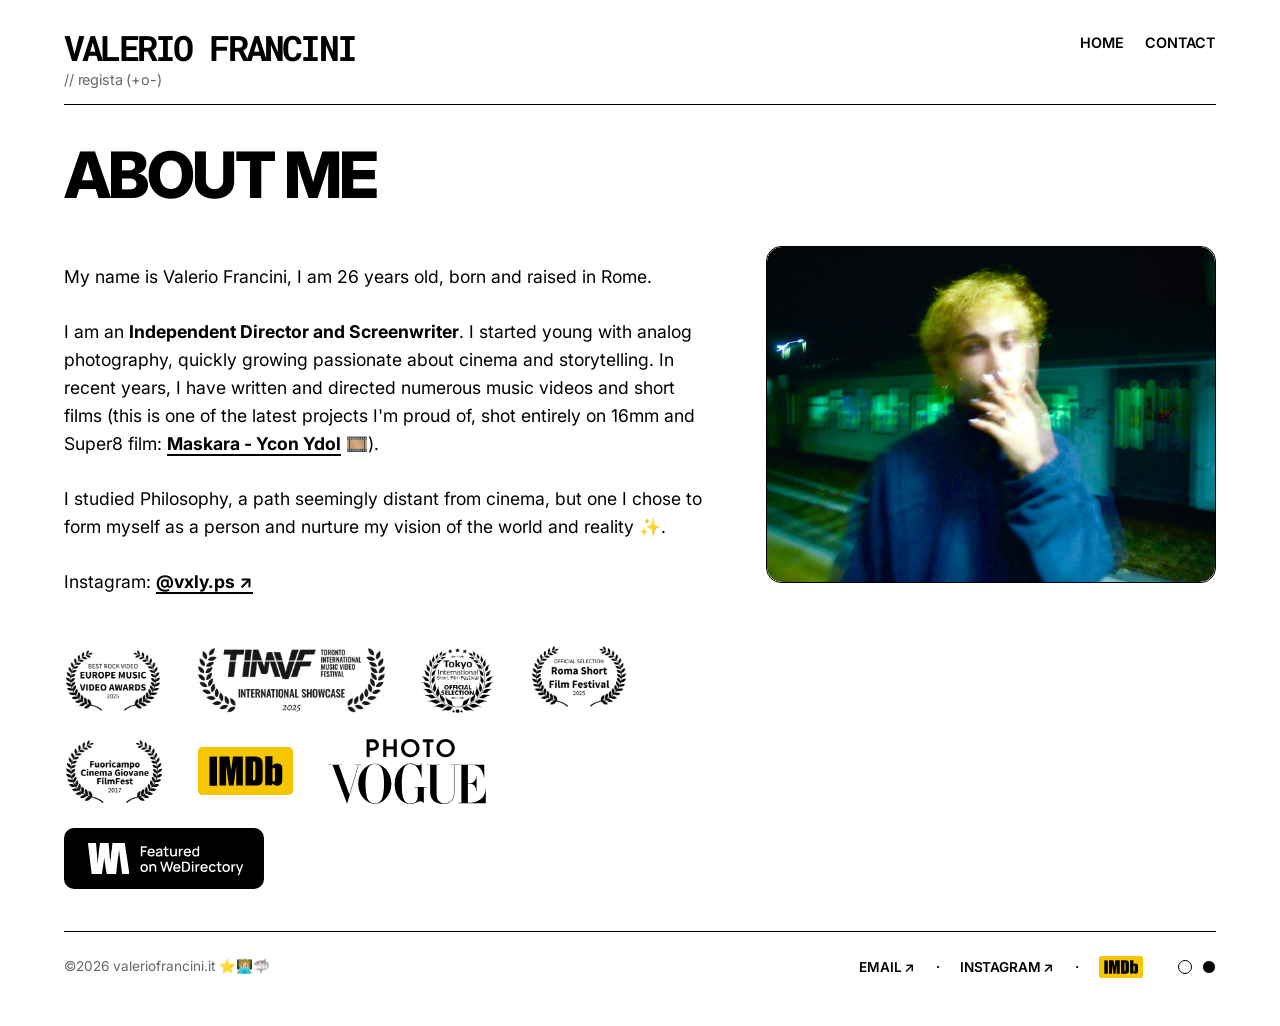
<file: chi-sono/index.html>
<!DOCTYPE html>
<html lang="it">
<head>
    <meta charset="UTF-8">
    <meta name="viewport" content="width=device-width, initial-scale=1.0">
    <title>About — Valerio Francini</title>
    <meta name="description" content="About Valerio Francini — regista (+o-)">
    <meta name="author" content="Valerio Francini">

    <!-- Open Graph / Social -->
    <meta property="og:type" content="profile">
    <meta property="og:url" content="https://valeriofrancini.it/chi-sono/">
    <meta property="og:title" content="About — Valerio Francini">
    <meta property="og:description" content="Regista (+o-)">
    <meta property="og:image" content="https://valeriofrancini.it/images/ValerioFrancini/ValerioFrancini_PP.jpg">
    <meta name="twitter:card" content="summary_large_image">

    <link rel="icon" href="/images/Favicon_Emoji_VF.png" type="image/png">

    <link rel="preconnect" href="https://fonts.googleapis.com">
    <link rel="preconnect" href="https://fonts.gstatic.com" crossorigin>
    <link href="https://fonts.googleapis.com/css2?family=Inter:wght@300;400;500;600;700;800&family=Roboto+Mono:wght@700&display=swap" rel="stylesheet">

    <link rel="stylesheet" href="/assets/style.css">

    <!-- Dati strutturati per motori di ricerca e AI -->
    <script type="application/ld+json">
    {
      "@context": "https://schema.org",
      "@type": "ProfilePage",
      "@id": "https://valeriofrancini.it/chi-sono/#page",
      "url": "https://valeriofrancini.it/chi-sono/",
      "inLanguage": ["it", "en"],
      "mainEntity": {
        "@type": "Person",
        "@id": "https://valeriofrancini.it/#person",
        "name": "Valerio Francini",
        "url": "https://valeriofrancini.it/",
        "image": "https://valeriofrancini.it/images/ValerioFrancini/ValerioFrancini_PP.jpg",
        "jobTitle": ["Regista", "Sceneggiatore", "Film Director", "Screenwriter"],
        "description": "Regista e sceneggiatore indipendente romano, voce del cinema underground italiano. Nato e cresciuto a Roma, formazione in Filosofia, partito dalla fotografia analogica. Scrive e dirige music video e cortometraggi, spesso girati in pellicola 16mm e Super8. Independent underground filmmaker based in Rome, Italy.",
        "homeLocation": { "@type": "Place", "name": "Roma, Italia" },
        "nationality": { "@type": "Country", "name": "Italia" },
        "knowsAbout": [
          "Cinema indipendente",
          "Cinema underground",
          "Independent filmmaking",
          "Music video",
          "Cortometraggi",
          "Pellicola 16mm",
          "Super8",
          "Fotografia analogica",
          "Filosofia"
        ],
        "award": [
          "Best Rock Video — Europe Music Video Awards 2025 (MASKARA)",
          "Official Selection — Toronto International Music Video Festival 2025",
          "Official Selection — Tokyo International Short Film Festival 2025",
          "Official Selection — Roma Short Film Festival 2025",
          "Fuoricampo Cinema Giovane FilmFest 2017"
        ],
        "sameAs": [
          "https://www.imdb.com/name/nm18378315/",
          "https://instagram.com/vxly.ps",
          "https://www.vogue.com/photovogue/photographers/254090",
          "https://we.directory/valeriofrancini"
        ],
        "email": "mailto:vxly.ps@gmail.com"
      }
    }
    </script>
</head>
<body>

<div class="portfolio-fullwidth-vf">
    <div class="portfolio-container-vf">

        <header class="portfolio-header-vf">
            <div>
                <a href="/" class="header-title-link-vf">
                    <h1 class="header-title-vf">Valerio Francini</h1>
                </a>
                <p class="header-subtitle-vf">// regista (+o-)</p>
            </div>
            <nav class="portfolio-nav-vf">
                <a href="/">Home</a>
                <a href="#" id="contact-trigger-vf">Contact</a>
            </nav>
        </header>

        <main>
            <h2 class="about-page-title-vf">About Me</h2>

            <div class="about-flex-wrapper-vf">

                <div class="about-bio-vf">
                    <p>My name is Valerio Francini, I am 26 years old, born and raised in Rome.</p>

                    <p>I am an <strong>Independent Director and Screenwriter</strong>. I started young with analog photography, quickly growing passionate about cinema and storytelling. In recent years, I have written and directed numerous music videos and short films (this is one of the latest projects I'm proud of, shot entirely on 16mm and Super8 film: <a href="https://youtu.be/Jr6r6PKVDSw?feature=shared" target="_blank" rel="noopener">Maskara - Ycon Ydol</a> 🎞️).</p>

                    <p>I studied Philosophy, a path seemingly distant from cinema, but one I chose to form myself as a person and nurture my vision of the world and reality ✨.</p>

                    <p>Instagram: <a href="https://instagram.com/vxly.ps" target="_blank" rel="noopener">@vxly.ps ↗</a></p>

                    <div class="award-trophies-vf">
                        <a href="https://www.emusicawards.eu/blogall/winners-of-season-20/" target="_blank" rel="noopener" title="Best Rock Video — Europe Music Video Awards 2025">
                            <img src="/images/laurel/emva-2025.png" alt="Europe Music Video Award">
                        </a>
                        <a href="https://www.imdb.com/it/event/ev0039635/2025/1/" target="_blank" rel="noopener" title="Toronto International Music Video Festival">
                            <img src="/images/laurel/timvf-2025.png" alt="Toronto International Music Video Festival">
                        </a>
                        <a href="https://www.tokyoshortfilmfest.com/post/maskara-yconydol-valerio-francini-davide-paganelli" target="_blank" rel="noopener" title="Tokyo International Short Film Festival">
                            <img src="/images/laurel/tisff-2025.png" alt="Tokyo International Short Film Festival">
                        </a>
                        <span title="Roma Short Film Festival">
                            <img src="/images/laurel/roma-sff-2025.png" alt="Roma Short Film Festival">
                        </span>
                        <a href="https://www.fuoricampofilmfest.com/news" target="_blank" rel="noopener" title="Fuoricampo Cinema Giovane FilmFest 2017">
                            <img src="/images/laurel/FuoricampoFilmFest_ValerioFrancini.png" alt="Fuoricampo Film Fest">
                        </a>
                        <a href="https://www.imdb.com/name/nm18378315/" target="_blank" rel="noopener" title="IMDb — Valerio Francini" style="text-decoration:none;border:none;line-height:0;">
                            <img src="/images/logos/imdb.svg" alt="IMDb" class="imdb-logo-real" style="height:48px;width:auto;filter:none;">
                        </a>
                        <a href="https://www.vogue.com/photovogue/photographers/254090" target="_blank" rel="noopener" title="PhotoVogue — Vogue">
                            <img src="/images/laurel/photovogue.svg" alt="PhotoVogue">
                        </a>
                        <a href="https://we.directory/valeriofrancini" target="_blank" rel="noopener" title="WE Directory">
                            <img src="/images/laurel/we-directory.svg" alt="WE Directory">
                        </a>
                    </div>
                </div>

                <div class="about-photos-vf">
                    <div class="photo-container-vf">
                        <img src="/images/ValerioFrancini/ValerioFrancini_PP.jpg" alt="Valerio Francini Portrait">
                    </div>
                </div>

            </div>
        </main>

        <footer class="portfolio-footer-vf" id="footer-vf">
            <div class="footer-content-vf">
                <span class="copyright-vf">©2026 valeriofrancini.it ⭐️🧑🏼‍💻🦈</span>

                <div class="footer-links-vf" id="footer-links-target-vf">
                    <a href="mailto:vxly.ps@gmail.com">EMAIL ↗</a>
                    <span>·</span>
                    <a href="https://instagram.com/vxly.ps" target="_blank" rel="noopener">INSTAGRAM ↗</a>
                    <span class="footer-imdb-sep">·</span>
                    <a href="https://www.imdb.com/name/nm18378315/" target="_blank" rel="noopener" class="footer-imdb-vf" title="IMDb">
                        <img src="/images/logos/imdb.svg" alt="IMDb" class="imdb-logo-real" style="height:22px;width:auto;filter:none;">
                    </a>

                    <div class="theme-switch-container">
                        <div class="theme-dot light" onclick="setTheme('light')" title="Light Mode"></div>
                        <div class="theme-dot dark" onclick="setTheme('dark')" title="Dark Mode"></div>
                    </div>
                </div>
            </div>
        </footer>
    </div>
</div>

<script src="/assets/script.js"></script>
</body>
</html>
</file>
<file: assets/style.css>
/* =========================================================
   VALERIO FRANCINI — SHARED STYLES
   ========================================================= */

/* --- VARIABILI TEMA --- */
:root {
    /* DEFAULT: LIGHT MODE */
    --bg-color: #ffffff;
    --text-color: #000000;
    --border-color: #000000;
    --meta-color: #666666;
    --accent-color: #B00020;
    --icon-filter: invert(1);
    --laurel-filter: none;
    --placeholder-bg: #f5f5f5;

    --font-clean: 'Inter', -apple-system, BlinkMacSystemFont, "Segoe UI", Roboto, Helvetica, Arial, sans-serif;
    --font-tech: 'Roboto Mono', monospace;
}

body.dark-mode {
    --bg-color: #000000;
    --text-color: #ffffff;
    --border-color: #ffffff;
    --meta-color: #888888;
    --accent-color: #B00020;
    --icon-filter: none;
    --laurel-filter: invert(1);
    --placeholder-bg: #111111;
}

body, .portfolio-fullwidth-vf, .accordion-content-vf, .project-image-wrapper-vf {
    transition: background-color 0.3s ease, color 0.3s ease, border-color 0.3s ease;
}

/* --- BASE --- */
html, body {
    margin: 0;
    padding: 0;
    background: var(--bg-color);
}

.portfolio-fullwidth-vf {
    width: 100%;
    background: var(--bg-color);
    color: var(--text-color);
    font-family: var(--font-clean);
    min-height: 100dvh;
    -webkit-font-smoothing: antialiased;
    -moz-osx-font-smoothing: grayscale;
    position: relative;
}
.portfolio-fullwidth-vf * { box-sizing: border-box; }

.portfolio-container-vf {
    max-width: 100vw;
    margin: 0 auto;
    display: flex;
    flex-direction: column;
    min-height: 100dvh;
    padding: 1.5rem 5vw;
}

/* --- HEADER --- */
.portfolio-header-vf {
    width: 100%;
    display: flex;
    justify-content: space-between;
    align-items: flex-start;
    padding-bottom: 1rem;
    border-bottom: 1px solid var(--border-color);
    gap: 1em;
    position: relative;
    z-index: 10;
    flex-shrink: 0;
}
.header-title-link-vf {
    text-decoration: none;
    color: var(--text-color);
    transition: opacity 0.3s;
}
.header-title-link-vf:hover { opacity: 0.8; }

.header-title-vf {
    font-family: var(--font-tech);
    font-size: 2.2em;
    font-weight: 700;
    text-transform: uppercase;
    margin-bottom: 0;
    letter-spacing: -0.08em;
    line-height: 1.1;
    padding-top: 5px;
    color: inherit;
    text-align: left;
    margin-top: 0;
}

.header-subtitle-vf {
    font-family: var(--font-clean);
    color: var(--meta-color);
    font-size: 0.9em;
    margin-top: 0.2rem;
    margin-bottom: 0;
    font-weight: 400;
    letter-spacing: -0.01em;
}

.portfolio-nav-vf {
    display: flex;
    gap: 1.5em;
    font-size: 0.9em;
    font-family: var(--font-clean);
    text-transform: uppercase;
    font-weight: 600;
    letter-spacing: -0.01em;
    align-items: flex-start;
    justify-content: flex-end;
    flex-shrink: 0;
    padding-top: 10px;
}
.portfolio-nav-vf a {
    color: var(--text-color);
    text-decoration: none;
    transition: color 0.3s;
    white-space: nowrap;
}
.portfolio-nav-vf a:hover { color: var(--accent-color); }

/* --- MAIN --- */
main { flex: 1 0 auto; width: 100%; }

/* --- ACCORDION (HOMEPAGE) --- */
.accordion-container-vf {
    margin: 0;
    padding: 0;
    z-index: 5;
    position: relative;
    flex-grow: 1;
    display: flex;
    flex-direction: column;
    justify-content: center;
}
.accordion-item-vf {
    border-bottom: 1px solid var(--border-color);
    margin: 0;
    width: 100%;
    display: block;
}
.accordion-button-vf {
    width: 100%;
    display: flex;
    align-items: center;
    background: transparent;
    border: none;
    cursor: pointer;
    color: var(--text-color);
    padding: 1.5em 0.5em;
    margin: 0;
    transition: color 0.2s;
    position: relative;
    font-family: inherit;
}

.accordion-title-vf {
    font-family: var(--font-clean);
    font-size: 3em;
    color: var(--text-color);
    margin: 0;
    padding: 0;
    line-height: 1;
    font-weight: 800;
    text-transform: uppercase;
    letter-spacing: -0.04em;
    display: flex;
    align-items: center;
    gap: 15px;
    transition: color .3s;
    text-align: left;
}

.trophy-icon-vf {
    height: 0.7em;
    width: auto !important;
    max-width: 2em !important;
    object-fit: contain;
    display: inline-block;
    vertical-align: middle;
    margin-top: -5px;
    transition: opacity 0.3s;
    filter: var(--laurel-filter);
}
/* Real IMDb SVG logo — size set inline per context to override SVG natural dimensions */
.imdb-logo-real {
    display: inline-block;
    width: auto;
    filter: none !important;
    vertical-align: middle;
    transition: opacity 0.3s;
}
.imdb-logo-real:hover { opacity: 0.8; }
/* IMDb event badge — sotto titolo video */
.imdb-event-row-vf { margin-top: 3px; }
.imdb-event-link-vf {
    display: inline-flex;
    align-items: center;
    gap: 5px;
    text-decoration: none !important;
    color: var(--meta-color);
    font-size: 0.72em;
    letter-spacing: 0.3px;
    transition: opacity 0.3s;
}
.imdb-event-link-vf:hover { opacity: 0.6; }
/* Footer IMDb — hidden on mobile */
.footer-imdb-vf {
    display: flex;
    align-items: center;
    text-decoration: none !important;
}
.footer-imdb-sep { }
@media(max-width: 700px) {
    .footer-imdb-vf  { display: none !important; }
    .footer-imdb-sep { display: none !important; }
}
.trophy-link-vf {
    text-decoration: none !important;
    border-bottom: none !important;
    line-height: 0;
    display: flex;
    align-items: center;
}

.plus-icon-vf {
    font-size: 2em;
    transition: transform 0.4s;
    color: var(--text-color);
    font-weight: 300;
    margin-left: auto;
    margin-right: 0;
    flex: 0 0 auto;
    position: absolute;
    right: 0.5em;
    top: 50%;
    transform: translateY(-50%);
}
.accordion-item-vf.open .plus-icon-vf { transform: translateY(-50%) rotate(45deg); }
.accordion-button-vf:hover .accordion-title-vf { color: var(--accent-color); }
.accordion-button-vf:focus { outline: none; background: transparent; }

@media(min-width: 800px) { .accordion-title-vf { font-size: 5vw; } }
@media(min-width: 1200px) { .accordion-title-vf { font-size: 6vw; } }

/* ── Awards strip — laurel sotto gli accordion ── */
.awards-strip-vf {
    display: flex;
    flex-wrap: wrap;
    align-items: center;
    justify-content: center;
    gap: 16px 30px;
    padding: 5.5rem 0 3rem;
}
.awards-strip-vf a,
.awards-strip-vf span {
    display: inline-flex;
    align-items: center;
    line-height: 0;
    text-decoration: none !important;
    border: none !important;
    flex-shrink: 0;
}
.awards-strip-vf img {
    height: 54px;
    width: auto;
    filter: var(--laurel-filter);
    opacity: 1;
    transition: opacity 0.3s;
    display: block;
}
.awards-strip-vf a:hover img { opacity: 1; }
.awards-strip-break {
    flex-basis: 100%;
    height: 0;
}
.awards-strip-photovogue { height: 38px; }

.accordion-content-vf {
    max-height: 0;
    overflow: hidden;
    transition: max-height 0.7s cubic-bezier(0.22, 1, 0.36, 1);
    background: var(--bg-color);
    width: 100%;
    padding: 0;
    margin: 0;
}
.accordion-item-vf.open .accordion-content-vf {
    max-height: 3000px;
    padding: 2em 0 3em 0;
}

.projects-grid-vf {
    display: flex;
    justify-content: flex-start;
    align-items: flex-start;
    gap: 2em;
    flex-direction: row;
    flex-wrap: wrap;
    width: 100%;
    margin: 0;
}
.project-item-vf {
    display: flex;
    flex-direction: column;
    align-items: flex-start;
    justify-content: flex-start;
    color: var(--text-color);
    text-decoration: none;
    width: 100%;
    max-width: 440px;
}

.project-image-wrapper-vf {
    overflow: hidden;
    border: none;
    margin-bottom: 0.8em;
    background: var(--placeholder-bg);
    width: 100%;
    max-width: 100%;
    border-radius: 4px;
    text-align: left;
    position: relative;
}
.project-image-wrapper-vf iframe {
    width: 100%;
    height: 100%;
    aspect-ratio: 16/9;
    margin: 0;
    display: block;
    background: #000;
    border-radius: 4px;
    border: none;
}

/* YouTube facade: copertina + play, il player vero si carica solo al click */
.yt-lite {
    position: relative;
    display: block;
    width: 100%;
    aspect-ratio: 16/9;
    padding: 0;
    border: none;
    border-radius: 4px;
    overflow: hidden;
    cursor: pointer;
    background: #000;
}
.yt-lite img {
    width: 100%;
    height: 100%;
    object-fit: cover;
    display: block;
    border: none;
}
.yt-lite-play {
    position: absolute;
    top: 50%;
    left: 50%;
    transform: translate(-50%, -50%);
    width: 64px;
    height: 44px;
    background: rgba(0, 0, 0, 0.72);
    border-radius: 10px;
    transition: background 0.2s;
    pointer-events: none;
}
.yt-lite-play::before {
    content: '';
    position: absolute;
    top: 50%;
    left: 50%;
    transform: translate(-38%, -50%);
    border-style: solid;
    border-width: 9px 0 9px 15px;
    border-color: transparent transparent transparent #fff;
}
.yt-lite:hover .yt-lite-play,
.yt-lite:focus-visible .yt-lite-play { background: #f00; }

.project-title-vf {
    font-weight: 700;
    font-size: 1.1em;
    text-transform: uppercase;
    margin: 0.5em 0 0.2em 0;
    color: var(--text-color);
    letter-spacing: -0.02em;
    transition: color 0.3s;
    text-align: left;
    display: flex;
    align-items: center;
    gap: 8px;
}
.project-item-vf:hover .project-title-vf { color: var(--accent-color); }

.project-meta-vf {
    color: var(--meta-color);
    font-size: 0.85em;
    margin: 0;
    text-align: left;
    letter-spacing: -0.01em;
}

/* --- ABOUT --- */
.about-page-title-vf {
    font-family: var(--font-clean);
    font-size: 5vw;
    color: var(--text-color);
    margin: 2rem 0 2rem 0;
    padding: 0;
    line-height: 1.2;
    font-weight: 800;
    text-transform: uppercase;
    letter-spacing: -0.04em;
    text-align: left;
}
@media(max-width: 900px) { .about-page-title-vf { font-size: 10vw; text-align: center; } }

.about-flex-wrapper-vf {
    display: flex;
    flex-direction: row;
    justify-content: space-between;
    align-items: flex-start;
    gap: 40px;
}
.about-bio-vf {
    flex: 1;
    max-width: 650px;
    font-size: 1.1em;
    line-height: 1.6;
    color: var(--text-color);
}
.about-bio-vf p { margin-bottom: 1.5em; }
.about-bio-vf a {
    color: var(--text-color);
    text-decoration: none;
    font-weight: 700;
    border-bottom: 2px solid var(--text-color);
    transition: color 0.3s, border-bottom-color 0.3s;
}
.about-bio-vf a:hover {
    color: var(--accent-color);
    border-bottom-color: var(--accent-color);
}

.award-trophies-vf {
    display: flex;
    column-gap: 36px;
    row-gap: 22px;
    margin-top: 3rem;
    align-items: center;
    margin-bottom: 2.5rem;
    flex-wrap: wrap;
}
.award-trophies-vf a {
    display: block;
    line-height: 0;
    transition: opacity 0.3s;
    text-decoration: none !important;
    border-bottom: none !important;
}
.award-trophies-vf a:hover { opacity: 0.7; }
.award-trophies-vf img {
    width: auto;
    height: 65px;
    max-width: 200px;
    object-fit: contain;
    border: none !important;
    filter: var(--laurel-filter);
}

.about-photos-vf {
    flex: 0 0 450px;
    position: relative;
    display: flex;
    justify-content: center;
}
.photo-container-vf {
    position: relative;
    width: 100%;
    overflow: hidden;
    border-radius: 15px;
    border: 1px solid var(--border-color);
    aspect-ratio: 4/3;
    margin-bottom: 20px;
    max-width: 450px;
}
.photo-container-vf img {
    width: 100%;
    height: 100%;
    object-fit: cover;
    border-radius: 15px;
    display: block;
}

@media(max-width: 900px) {
    .about-flex-wrapper-vf { flex-direction: column; align-items: center; gap: 30px; }
    .about-photos-vf { flex: 1 1 100%; width: 100%; max-width: 500px; }
    .about-bio-vf { max-width: 95%; font-size: 1em; text-align: left; }
    .award-trophies-vf { justify-content: center; column-gap: 28px; row-gap: 20px; }
    .award-trophies-vf img { height: 58px; max-width: 175px; }
}
@media(max-width: 480px) {
    .award-trophies-vf { column-gap: 20px; row-gap: 16px; }
    .award-trophies-vf img { height: 50px; max-width: 145px; }
}

/* --- FOOTER --- */
.portfolio-footer-vf {
    border-top: 1px solid var(--border-color);
    padding: 1.5em 0;
    margin-top: auto;
    width: 100%;
    color: var(--meta-color);
    font-family: var(--font-clean);
    position: relative;
    z-index: 10;
    flex-shrink: 0;
}
.footer-content-vf {
    display: flex;
    flex-direction: column-reverse;
    align-items: center;
    justify-content: space-between;
    font-size: 0.85em;
    gap: 1.5em;
}
.footer-content-vf span.copyright-vf {
    text-align: center;
    width: 100%;
    padding: 0 10px;
    line-height: 1.4;
    color: var(--meta-color);
    font-weight: 400;
}
.footer-links-vf {
    display: flex;
    gap: 1.5em;
    align-items: center;
    font-weight: 600;
    text-transform: uppercase;
    color: var(--text-color);
    letter-spacing: -0.01em;
    position: relative;
    z-index: 2;
    flex-wrap: nowrap;
    flex-direction: row;
    white-space: nowrap;
}
.footer-links-vf a {
    color: var(--text-color);
    text-decoration: none;
    transition: color 0.3s;
    white-space: nowrap;
}
.footer-links-vf a:hover { color: var(--accent-color); }

/* THEME SWITCH */
.theme-switch-container {
    display: flex;
    gap: 10px;
    align-items: center;
    margin-left: 15px;
}
.theme-dot {
    width: 14px;
    height: 14px;
    border-radius: 50%;
    cursor: pointer;
    border: 1px solid #999;
    transition: transform 0.2s;
}
.theme-dot:hover { transform: scale(1.2); }
.theme-dot.light { background: #fff; border: 1px solid #000; }
.theme-dot.dark { background: #000; border: 1px solid #fff; }

@media(min-width: 700px) {
    .footer-content-vf { flex-direction: row; padding-bottom: 0; }
    .footer-content-vf span.copyright-vf { text-align: left; width: auto; padding: 0; }
    .footer-links-vf { margin-left: auto; }
}

/* --- MOBILE --- */
@media(max-width: 700px) {
    .portfolio-nav-vf a#contact-trigger-vf { display: none !important; }
    .portfolio-nav-vf { gap: 0.8em !important; }
    .header-title-vf { font-size: 1.8em; line-height: 1.1; }

    .accordion-button-vf { padding: 1.2em 0.4em; }
    .accordion-title-vf {
        font-size: 3em;
        justify-content: flex-start;
        padding-right: 1.5em;
        align-items: center;
    }
    .awards-strip-vf {
        flex-wrap: wrap;
        gap: 16px 24px;
        padding: 4.5rem 0 1.5rem;
    }
    .awards-strip-vf img { height: 46px; }
    .awards-strip-vf img.awards-strip-photovogue { height: 32px; }
    .plus-icon-vf { right: 0.2em; }
    .projects-grid-vf { flex-direction: column; align-items: center; }
    .project-item-vf { align-items: center; max-width: 94vw; margin-bottom: 15px; }
    .project-title-vf { margin-left: auto; margin-right: auto; text-align: center; justify-content: center; }
    .project-meta-vf { text-align: center; }
    .footer-links-vf { justify-content: center; max-width: 90%; font-size: 0.85em; gap: 1em; }
    .theme-switch-container { margin-left: 0; margin-top: 10px; }
}
@media(max-width: 900px) {
    .projects-grid-vf { gap: 1em; }
    .project-item-vf { max-width: 320px; }
}

/* --- MANINE CAOTICHE --- */
.crazy-arrow-vf {
    position: fixed;
    font-size: 2.2em;
    pointer-events: none;
    z-index: 9999;
    opacity: 0;
    font-weight: normal;
    line-height: 1;
    left: 0;
    top: 0;
    transform-origin: center center;
    color: var(--text-color);
    font-family: var(--font-clean);
}
.crazy-arrow-vf.show { animation: flyToFooter 1.2s cubic-bezier(0.42, 0, 0.58, 1) forwards; }
@keyframes flyToFooter {
    0% { opacity: 1; transform: translate(var(--sx), var(--sy)) rotate(var(--r1)) scale(1.5); }
    80% { opacity: 1; transform: translate(var(--ex), var(--ey)) rotate(var(--r2)) scale(1); }
    100% { opacity: 0; transform: translate(var(--ex), var(--ey)) rotate(var(--r2)) scale(1); }
}

/* --- DVD BOUNCE --- */
#dvd-link {
    position: fixed;
    width: 120px;
    height: auto;
    z-index: 9999;
    cursor: pointer;
    left: 0;
    top: 0;
    transform: translate(50px, 50px);
    will-change: transform;
}
#dvd-link img {
    width: 100%;
    display: block;
}
@media(max-width: 700px) {
    #dvd-link { width: 80px; }
}
</file>
